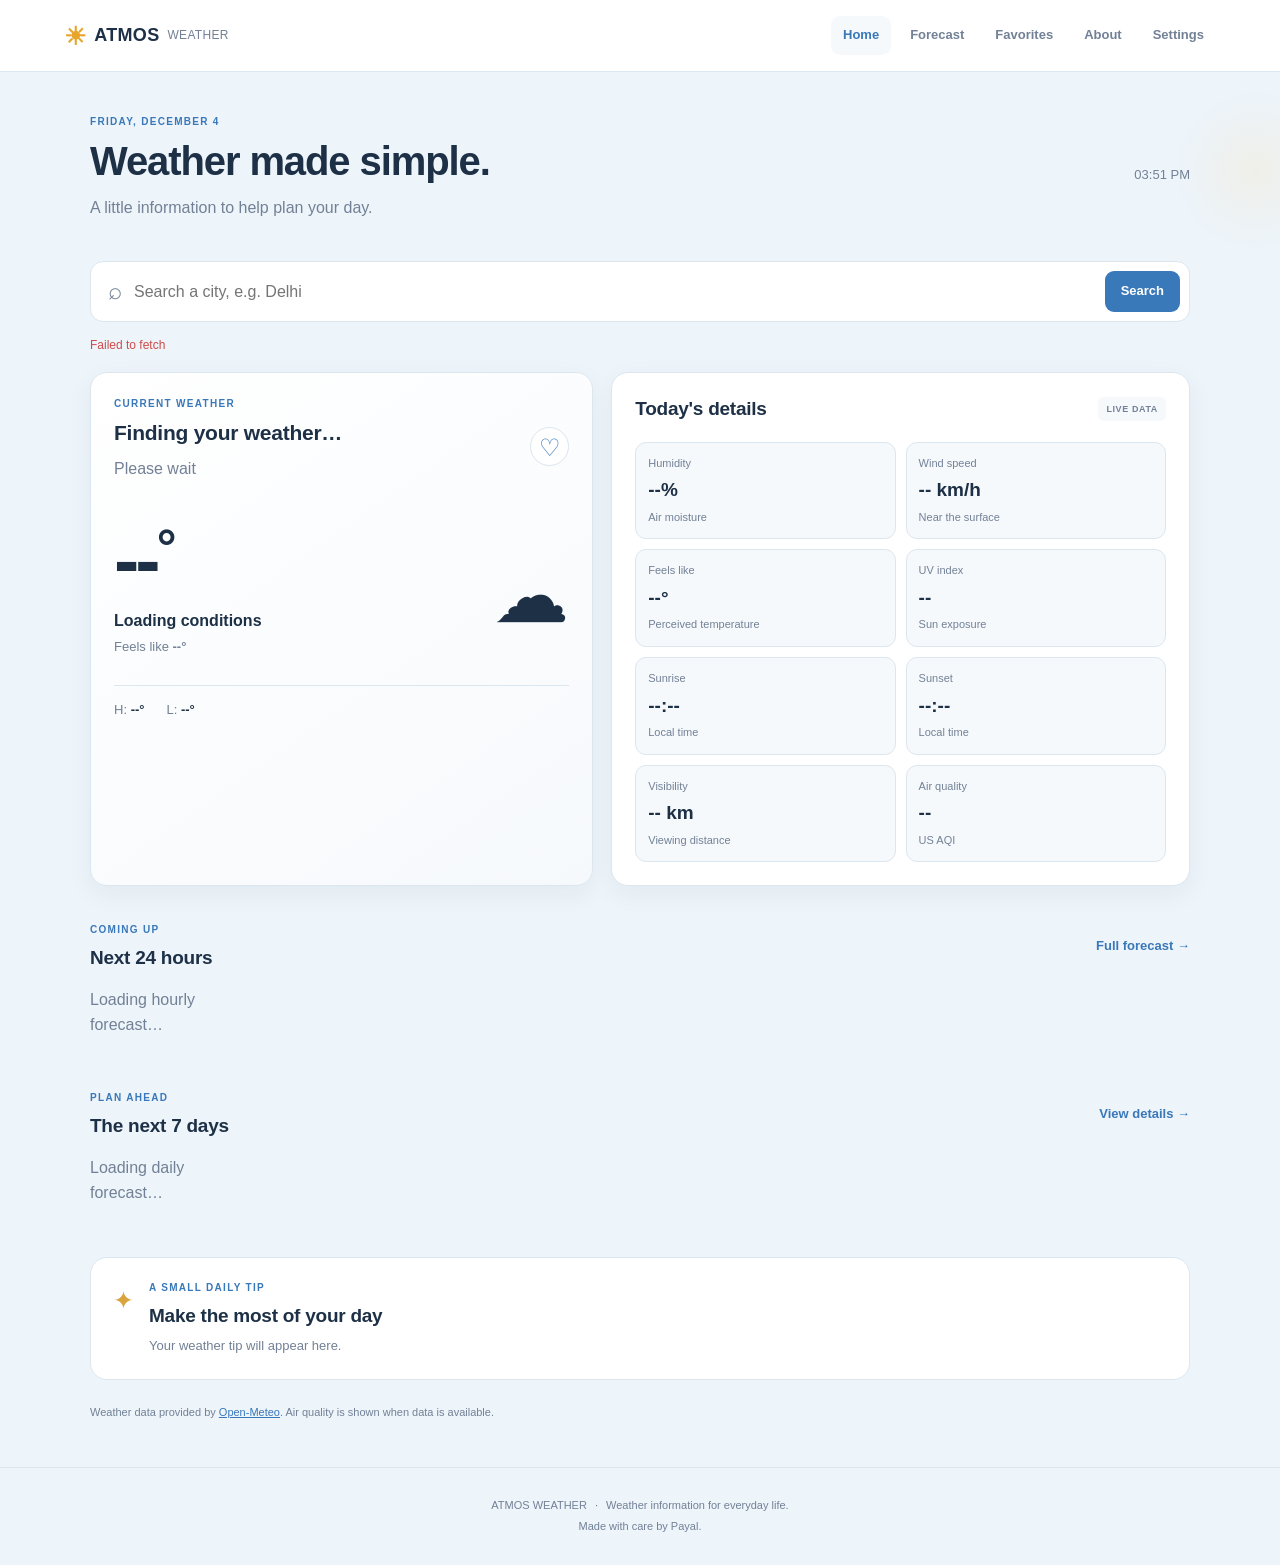
<file: index.html>
<!DOCTYPE html>
<html lang="en">
<head>
  <meta charset="UTF-8">
  <meta name="viewport" content="width=device-width, initial-scale=1">
  <meta name="theme-color" content="#edf5fc">
  <meta name="description" content="ATMOS Weather provides current weather, air quality, sunrise, sunset and forecasts.">
  <title>ATMOS Weather | Your Daily Weather</title>
  <link rel="stylesheet" href="css/style.css">
</head>
<body>
  <header class="site-header">
    <a class="brand" href="index.html"><span class="brand-icon">☀</span> ATMOS <span class="brand-light">WEATHER</span></a>
    <button class="menu-toggle" id="menuToggle" aria-label="Toggle navigation">☰</button>
    <nav class="nav-links" id="navigation">
      <a class="active" href="index.html">Home</a>
      <a href="forecast.html">Forecast</a>
      <a href="favorites.html">Favorites</a>
      <a href="about.html">About</a>
      <a href="settings.html">Settings</a>
    </nav>
  </header>

  <main class="container">
    <section class="welcome">
      <div>
        <p class="eyebrow" id="todayLabel">YOUR WEATHER, AT A GLANCE</p>
        <h1>Weather made simple.</h1>
        <p class="muted">A little information to help plan your day.</p>
      </div>
      <span class="local-time" id="localTime">Checking time…</span>
    </section>

    <form class="search-form" id="searchForm">
      <label class="sr-only" for="cityInput">Search city</label>
      <span aria-hidden="true">⌕</span>
      <input id="cityInput" type="text" placeholder="Search a city, e.g. Delhi" autocomplete="off" required>
      <button class="button" type="submit">Search</button>
      
    </form>

    <p class="status-message" id="statusMessage" role="status">Loading weather…</p>

    <section class="weather-layout">
      <article class="card current-card">
        <div class="card-heading">
          <div>
            <p class="eyebrow">CURRENT WEATHER</p>
            <h2 id="cityName">Finding your weather…</h2>
            <p class="muted" id="weatherDate">Please wait</p>
          </div>
          <button class="icon-button" id="favoriteButton" type="button" aria-label="Add city to favorites" title="Save city">♡</button>
        </div>

        <div class="current-main">
          <div>
            <div class="temperature"><span id="temperature">--</span><span class="degree">°</span></div>
            <p class="condition" id="condition">Loading conditions</p>
            <p class="muted small">Feels like <strong id="feelsLike">--°</strong></p>
          </div>
          <div class="weather-symbol" id="weatherIcon" aria-hidden="true">☁</div>
        </div>

        <div class="min-max">
          <span>H: <strong id="highTemp">--°</strong></span>
          <span>L: <strong id="lowTemp">--°</strong></span>
        </div>
      </article>

      <article class="card details-card">
        <div class="section-heading">
          <h2>Today's details</h2>
          <span class="subtle-tag">LIVE DATA</span>
        </div>
        <div class="detail-grid">
          <div class="detail-item"><span>Humidity</span><strong id="humidity">--%</strong><small>Air moisture</small></div>
          <div class="detail-item"><span>Wind speed</span><strong id="windSpeed">-- km/h</strong><small>Near the surface</small></div>
          <div class="detail-item"><span>Feels like</span><strong id="detailFeelsLike">--°</strong><small>Perceived temperature</small></div>
          <div class="detail-item"><span>UV index</span><strong id="uvIndex">--</strong><small>Sun exposure</small></div>
          <div class="detail-item"><span>Sunrise</span><strong id="sunrise">--:--</strong><small>Local time</small></div>
          <div class="detail-item"><span>Sunset</span><strong id="sunset">--:--</strong><small>Local time</small></div>
          <div class="detail-item"><span>Visibility</span><strong id="visibility">-- km</strong><small>Viewing distance</small></div>
          <div class="detail-item"><span>Air quality</span><strong id="airQuality">--</strong><small id="airQualityNote">US AQI</small></div>
        </div>
      </article>
    </section>

    <section class="section-block">
      <div class="section-heading">
        <div><p class="eyebrow">COMING UP</p><h2>Next 24 hours</h2></div>
        <a class="text-link" href="forecast.html">Full forecast →</a>
      </div>
      <div class="hourly-list" id="hourlyForecast">
        <p class="muted">Loading hourly forecast…</p>
      </div>
    </section>

    <section class="section-block">
      <div class="section-heading">
        <div><p class="eyebrow">PLAN AHEAD</p><h2>The next 7 days</h2></div>
        <a class="text-link" href="forecast.html">View details →</a>
      </div>
      <div class="weekly-preview" id="weeklyPreview">
        <p class="muted">Loading daily forecast…</p>
      </div>
    </section>

    <section class="tip-card">
      <div class="tip-icon">✦</div>
      <div><p class="eyebrow">A SMALL DAILY TIP</p><h2 id="tipTitle">Make the most of your day</h2><p id="weatherTip">Your weather tip will appear here.</p></div>
    </section>

    <p class="data-note">Weather data provided by <a href="https://open-meteo.com/" target="_blank" rel="noopener">Open-Meteo</a>. Air quality is shown when data is available.</p>
  </main>

  <footer class="site-footer">
    <p>ATMOS WEATHER <span>·</span> Weather information for everyday life.</p>
    <p>Made with care by Payal.</p>
  </footer>

  <script src="js/background.js"></script>
  <script src="js/weather3d.js"></script>
  <script src="js/app.js"></script>
</body>
</html>
</file>
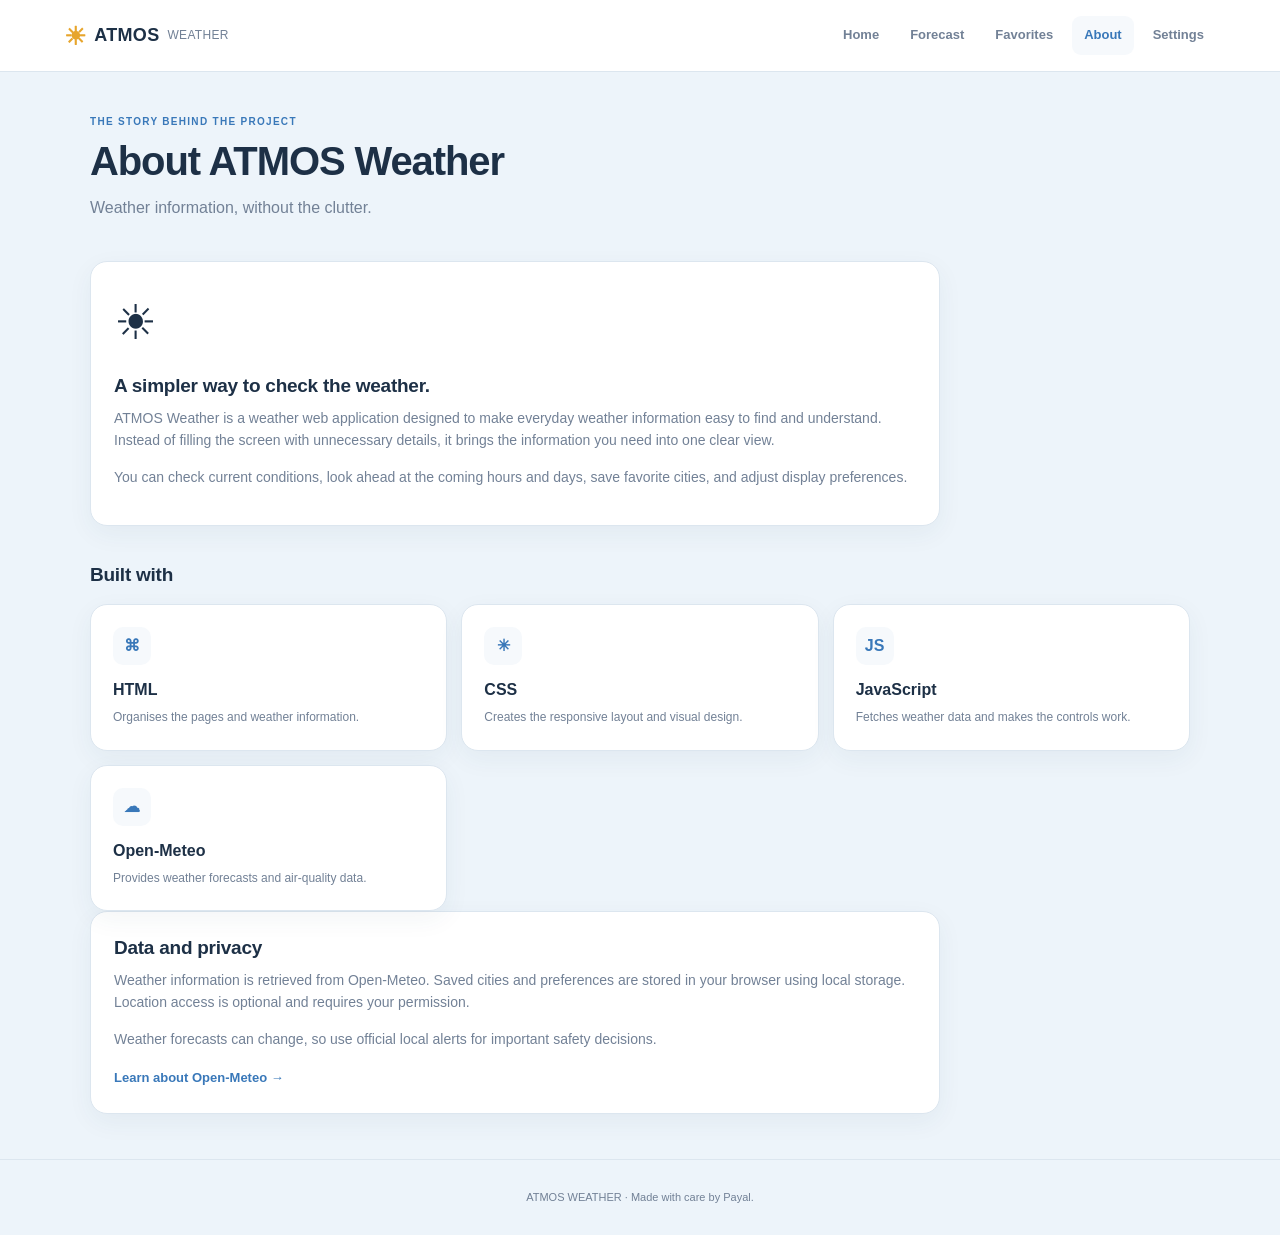
<file: about.html>
<!DOCTYPE html>
<html lang="en">
<head>
  <meta charset="UTF-8">
  <meta name="viewport" content="width=device-width, initial-scale=1">
  <title>About ATMOS Weather</title>
  <link rel="stylesheet" href="css/style.css">
</head>
<body>
  <header class="site-header">
    <a class="brand" href="index.html"><span class="brand-icon">☀</span> ATMOS <span class="brand-light">WEATHER</span></a>
    <button class="menu-toggle" id="menuToggle" aria-label="Toggle navigation">☰</button>
    <nav class="nav-links" id="navigation">
      <a href="index.html">Home</a><a href="forecast.html">Forecast</a>
      <a href="favorites.html">Favorites</a><a class="active" href="about.html">About</a><a href="settings.html">Settings</a>
    </nav>
  </header>

  <main class="container">
    <section class="page-intro"><p class="eyebrow">THE STORY BEHIND THE PROJECT</p><h1>About ATMOS Weather</h1><p class="muted">Weather information, without the clutter.</p></section>

    <section class="card about-card">
      <div class="about-mark">☀</div>
      <h2>A simpler way to check the weather.</h2>
      <p>ATMOS Weather is a weather web application designed to make everyday weather information easy to find and understand. Instead of filling the screen with unnecessary details, it brings the information you need into one clear view.</p>
      <p>You can check current conditions, look ahead at the coming hours and days, save favorite cities, and adjust display preferences.</p>
    </section>

    <section class="section-block">
      <div class="section-heading"><h2>Built with</h2></div>
      <div class="feature-grid">
        <article class="card feature-card"><span class="feature-icon">⌘</span><h3>HTML</h3><p>Organises the pages and weather information.</p></article>
        <article class="card feature-card"><span class="feature-icon">✳</span><h3>CSS</h3><p>Creates the responsive layout and visual design.</p></article>
        <article class="card feature-card"><span class="feature-icon">JS</span><h3>JavaScript</h3><p>Fetches weather data and makes the controls work.</p></article>
        <article class="card feature-card"><span class="feature-icon">☁</span><h3>Open-Meteo</h3><p>Provides weather forecasts and air-quality data.</p></article>
      </div>
    </section>

    <section class="card about-card"><h2>Data and privacy</h2><p>Weather information is retrieved from Open-Meteo. Saved cities and preferences are stored in your browser using local storage. Location access is optional and requires your permission.</p><p>Weather forecasts can change, so use official local alerts for important safety decisions.</p><a href="https://open-meteo.com/" target="_blank" rel="noopener" class="text-link">Learn about Open-Meteo →</a></section>
  </main>

  <footer class="site-footer"><p>ATMOS WEATHER · Made with care by Payal.</p></footer>
  <script src="js/background.js"></script>
<script src="js/app.js"></script>
</body>
</html>
</file>
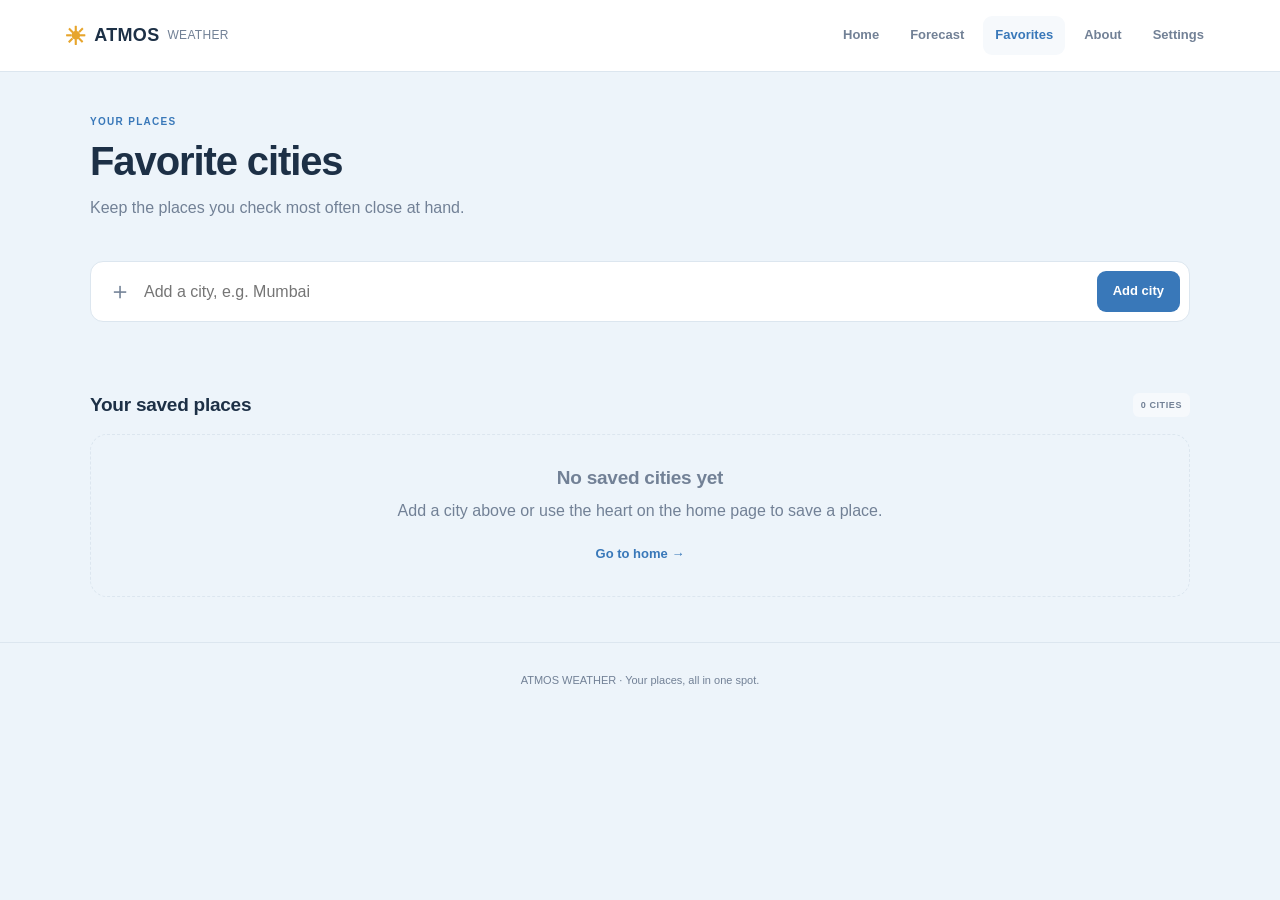
<file: favorites.html>
<!DOCTYPE html>
<html lang="en">
<head>
  <meta charset="UTF-8">
  <meta name="viewport" content="width=device-width, initial-scale=1">
  <title>Favorite Cities | ATMOS Weather</title>
  <link rel="stylesheet" href="css/style.css">
</head>
<body>
  <header class="site-header">
    <a class="brand" href="index.html"><span class="brand-icon">☀</span> ATMOS <span class="brand-light">WEATHER</span></a>
    <button class="menu-toggle" id="menuToggle" aria-label="Toggle navigation">☰</button>
    <nav class="nav-links" id="navigation">
      <a href="index.html">Home</a><a href="forecast.html">Forecast</a>
      <a class="active" href="favorites.html">Favorites</a><a href="about.html">About</a><a href="settings.html">Settings</a>
    </nav>
  </header>

  <main class="container">
    <section class="page-intro"><p class="eyebrow">YOUR PLACES</p><h1>Favorite cities</h1><p class="muted">Keep the places you check most often close at hand.</p></section>

    <form class="search-form" id="favoriteSearchForm">
      <label class="sr-only" for="favoriteCityInput">Add a favorite city</label>
      <span aria-hidden="true">＋</span>
      <input id="favoriteCityInput" placeholder="Add a city, e.g. Mumbai" required>
      <button class="button" type="submit">Add city</button>
    </form>
    <p class="status-message" id="favoriteStatus" role="status"></p>

    <section class="section-block"><div class="section-heading"><h2>Your saved places</h2><span class="subtle-tag" id="favoriteCount">0 CITIES</span></div>
      <div class="favorite-grid" id="favoriteList"></div>
    </section>
  </main>
  <footer class="site-footer"><p>ATMOS WEATHER · Your places, all in one spot.</p></footer>
  <script src="js/background.js"></script>
  <script src="js/app.js"></script>
</body>
</html>
</file>
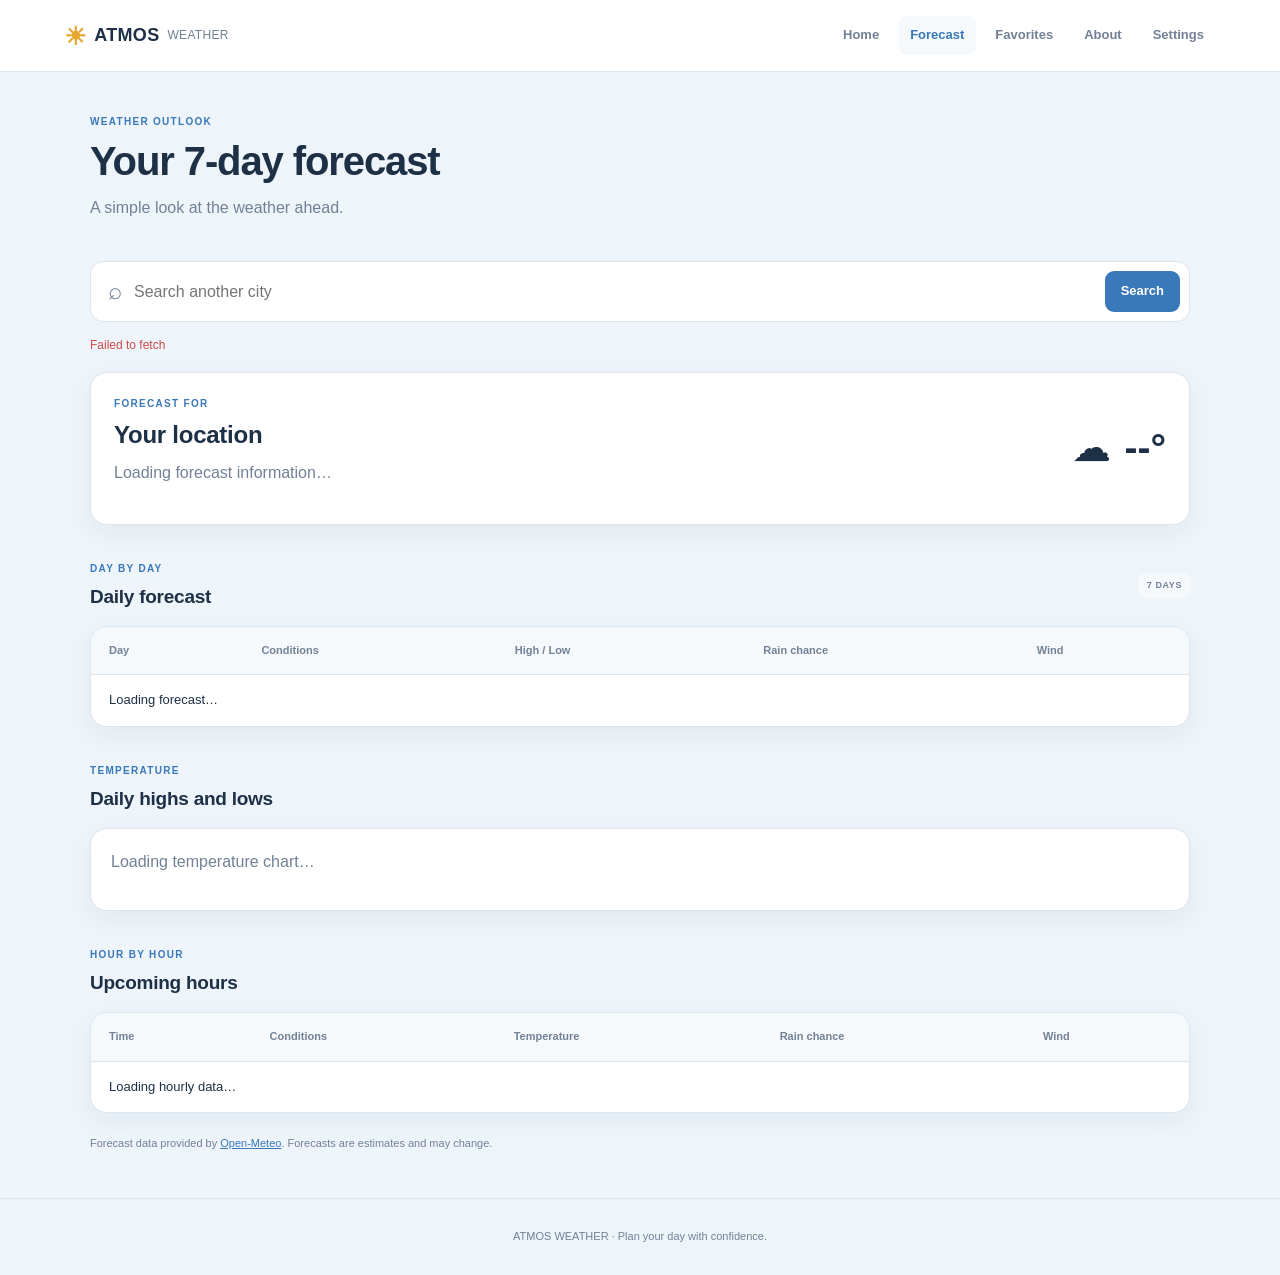
<file: forecast.html>
<!DOCTYPE html>
<html lang="en">
<head>
  <meta charset="UTF-8">
  <meta name="viewport" content="width=device-width, initial-scale=1">
  <meta name="theme-color" content="#edf5fc">
  <title>7-Day Forecast | ATMOS Weather</title>
  <link rel="stylesheet" href="css/style.css">
</head>
<body>
  <header class="site-header">
    <a class="brand" href="index.html"><span class="brand-icon">☀</span> ATMOS <span class="brand-light">WEATHER</span></a>
    <button class="menu-toggle" id="menuToggle" aria-label="Toggle navigation">☰</button>
    <nav class="nav-links" id="navigation">
      <a href="index.html">Home</a>
      <a class="active" href="forecast.html">Forecast</a>
      <a href="favorites.html">Favorites</a>
      <a href="about.html">About</a>
      <a href="settings.html">Settings</a>
    </nav>
  </header>

  <main class="container">
    <section class="page-intro">
      <p class="eyebrow">WEATHER OUTLOOK</p>
      <h1>Your 7-day forecast</h1>
      <p class="muted">A simple look at the weather ahead.</p>
    </section>

    <form class="search-form" id="searchForm">
      <label class="sr-only" for="cityInput">Search city</label>
      <span aria-hidden="true">⌕</span>
      <input id="cityInput" type="text" placeholder="Search another city" required>
      <button class="button" type="submit">Search</button>
    </form>

    <p class="status-message" id="statusMessage" role="status">Loading forecast…</p>

    <section class="card forecast-summary">
      <div><p class="eyebrow">FORECAST FOR</p><h2 id="cityName">Your location</h2><p class="muted" id="forecastSummary">Loading forecast information…</p></div>
      <div class="summary-weather"><span id="summaryIcon">☁</span><strong id="summaryTemp">--°</strong></div>
    </section>

    <section class="section-block">
      <div class="section-heading"><div><p class="eyebrow">DAY BY DAY</p><h2>Daily forecast</h2></div><span class="subtle-tag">7 DAYS</span></div>
      <div class="table-wrap card">
        <table>
          <thead><tr><th>Day</th><th>Conditions</th><th>High / Low</th><th>Rain chance</th><th>Wind</th></tr></thead>
          <tbody id="forecastTableBody"><tr><td colspan="5">Loading forecast…</td></tr></tbody>
        </table>
      </div>
    </section>

    <section class="section-block">
      <div class="section-heading"><div><p class="eyebrow">TEMPERATURE</p><h2>Daily highs and lows</h2></div></div>
      <div class="card chart-card"><div id="temperatureChart" class="temperature-chart"><p class="muted">Loading temperature chart…</p></div></div>
    </section>

    <section class="section-block">
      <div class="section-heading"><div><p class="eyebrow">HOUR BY HOUR</p><h2>Upcoming hours</h2></div></div>
      <div class="table-wrap card">
        <table>
          <thead><tr><th>Time</th><th>Conditions</th><th>Temperature</th><th>Rain chance</th><th>Wind</th></tr></thead>
          <tbody id="hourlyTableBody"><tr><td colspan="5">Loading hourly data…</td></tr></tbody>
        </table>
      </div>
    </section>

    <p class="data-note">Forecast data provided by <a href="https://open-meteo.com/" target="_blank" rel="noopener">Open-Meteo</a>. Forecasts are estimates and may change.</p>
  </main>

  <footer class="site-footer"><p>ATMOS WEATHER · Plan your day with confidence.</p></footer>
  <script src="js/background.js"></script>
  <script src="js/forecast.js"></script>
</body>
</html>
</file>
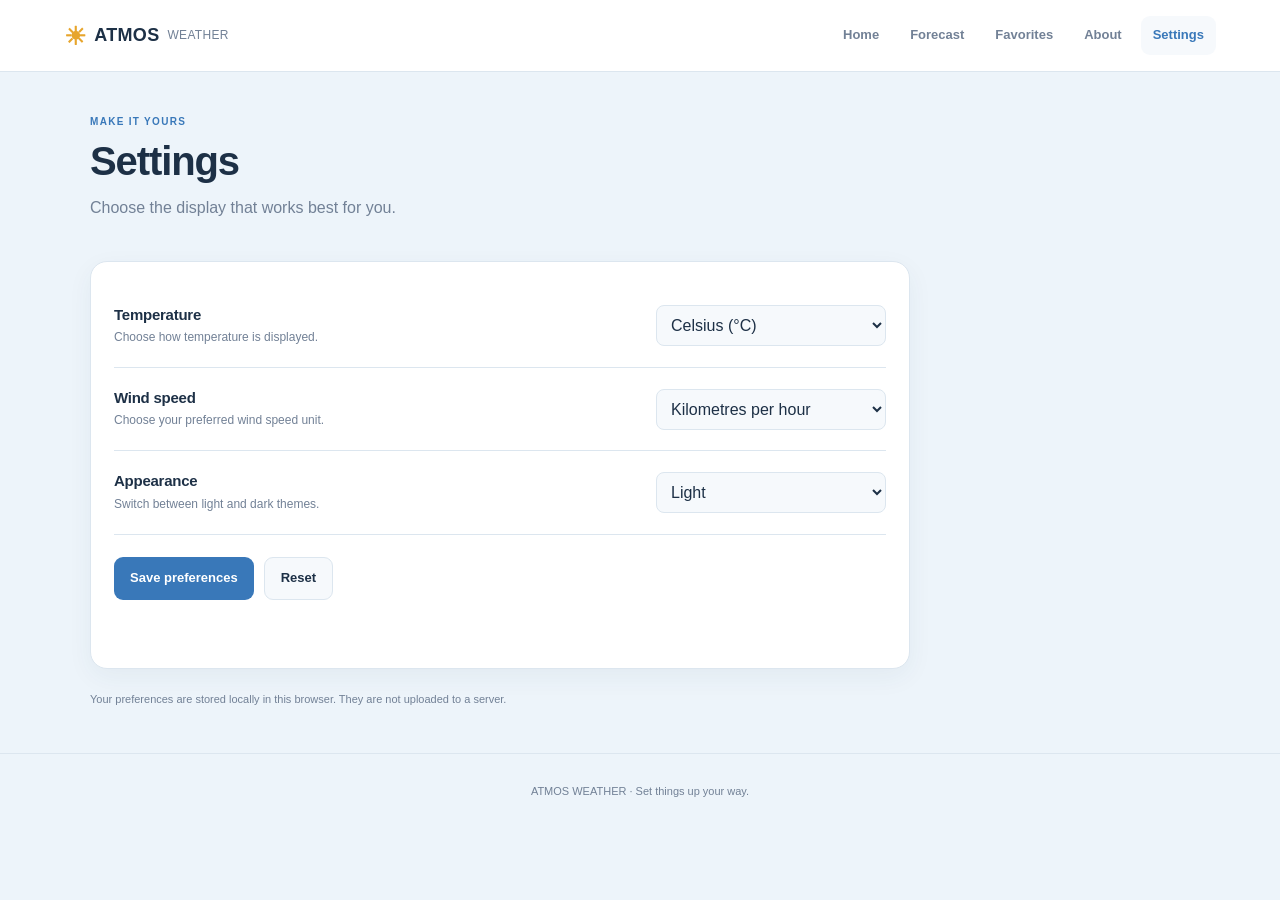
<file: settings.html>
<!DOCTYPE html>
<html lang="en">
<head>
  <meta charset="UTF-8">
  <meta name="viewport" content="width=device-width, initial-scale=1">
  <title>Settings | ATMOS Weather</title>
  <link rel="stylesheet" href="css/style.css">
</head>
<body>
  <header class="site-header">
    <a class="brand" href="index.html"><span class="brand-icon">☀</span> ATMOS <span class="brand-light">WEATHER</span></a>
    <button class="menu-toggle" id="menuToggle" aria-label="Toggle navigation">☰</button>
    <nav class="nav-links" id="navigation">
      <a href="index.html">Home</a><a href="forecast.html">Forecast</a>
      <a href="favorites.html">Favorites</a><a href="about.html">About</a><a class="active" href="settings.html">Settings</a>
    </nav>
  </header>

  <main class="container">
    <section class="page-intro"><p class="eyebrow">MAKE IT YOURS</p><h1>Settings</h1><p class="muted">Choose the display that works best for you.</p></section>

    <section class="card settings-card">
      <div class="setting-row"><div><h2>Temperature</h2><p class="muted">Choose how temperature is displayed.</p></div>
        <select id="temperatureUnit" aria-label="Temperature unit"><option value="celsius">Celsius (°C)</option><option value="fahrenheit">Fahrenheit (°F)</option></select>
      </div>
      <div class="setting-row"><div><h2>Wind speed</h2><p class="muted">Choose your preferred wind speed unit.</p></div>
        <select id="windUnit" aria-label="Wind speed unit"><option value="kmh">Kilometres per hour</option><option value="ms">Metres per second</option><option value="mph">Miles per hour</option></select>
      </div>
      <div class="setting-row"><div><h2>Appearance</h2><p class="muted">Switch between light and dark themes.</p></div>
        <select id="themeSelect" aria-label="Appearance"><option value="light">Light</option><option value="dark">Dark</option></select>
      </div>
      <div class="setting-actions"><button class="button" id="saveSettings" type="button">Save preferences</button><button class="button button-secondary" id="resetSettings" type="button">Reset</button></div>
      <p id="settingsStatus" class="status-message" role="status"></p>
    </section>
    <p class="data-note">Your preferences are stored locally in this browser. They are not uploaded to a server.</p>
  </main>

  <footer class="site-footer"><p>ATMOS WEATHER · Set things up your way.</p></footer>
  <script src="js/background.js"></script>
  <script src="js/app.js"></script>
</body>
</html>
</file>
<file: css/style.css>
:root {
  --bg: #edf4fa;
  --surface: #ffffff;
  --surface-soft: #f6f9fc;
  --text: #1d3046;
  --muted: #728196;
  --primary: #3978b9;
  --primary-hover: #285f98;
  --border: #dce6ef;
  --shadow: 0 8px 26px rgba(40, 71, 100, .055);
  --radius: 17px;
}

* { box-sizing: border-box; }
html { scroll-behavior: smooth; }

body {
  margin: 0;
  min-height: 100vh;
  font-family: Inter, -apple-system, BlinkMacSystemFont, "Segoe UI", sans-serif;
  background: var(--bg);
  color: var(--text);
  line-height: 1.6;
  transition: background .2s, color .2s;
}

body.dark {
  --bg: #111b28;
  --surface: #1a2838;
  --surface-soft: #223245;
  --text: #e8f0f8;
  --muted: #a2b2c4;
  --primary: #78b8f5;
  --primary-hover: #9acaff;
  --border: #33465b;
  --shadow: 0 8px 26px rgba(0, 0, 0, .12);
}

a { color: var(--primary); text-decoration: none; }
button, input, select { font: inherit; }
button, select { cursor: pointer; }
button:focus-visible, a:focus-visible, input:focus-visible, select:focus-visible {
  outline: 3px solid #7db8f5;
  outline-offset: 3px;
}

.site-header {
  min-height: 72px;
  padding: 12px max(5%, calc((100% - 1160px) / 2));
  display: flex;
  align-items: center;
  justify-content: space-between;
  gap: 24px;
  background: var(--surface);
  border-bottom: 1px solid var(--border);
}

.brand {
  color: var(--text);
  display: inline-flex;
  align-items: center;
  gap: 8px;
  font-size: 18px;
  font-weight: 800;
  letter-spacing: .3px;
  white-space: nowrap;
}

.brand-icon { color: #e7a52c; font-size: 25px; }
.brand-light { font-size: 12px; font-weight: 500; color: var(--muted); }

.nav-links { display: flex; align-items: center; gap: 7px; }
.nav-links a {
  padding: 9px 12px;
  border-radius: 9px;
  color: var(--muted);
  font-size: 13px;
  font-weight: 600;
}
.nav-links a:hover, .nav-links a.active {
  background: var(--surface-soft);
  color: var(--primary);
}
.menu-toggle {
  display: none;
  border: 1px solid var(--border);
  background: var(--surface);
  color: var(--text);
  border-radius: 9px;
  padding: 7px 12px;
}

.container { width: min(1100px, 90%); margin: 0 auto; }
.welcome, .page-intro { padding: 42px 0 24px; }
.welcome { display: flex; align-items: center; justify-content: space-between; gap: 18px; }
h1, h2, h3, p { margin-top: 0; }
h1 { font-size: clamp(29px, 4vw, 40px); line-height: 1.2; letter-spacing: -1.1px; margin-bottom: 10px; }
h2 { font-size: 19px; line-height: 1.35; margin-bottom: 8px; letter-spacing: -.25px; }
h3 { font-size: 16px; margin-bottom: 6px; }
.muted { color: var(--muted); }
.small { font-size: 13px; }
.eyebrow { color: var(--primary); font-size: 10px; font-weight: 800; letter-spacing: 1.3px; margin-bottom: 7px; }
.local-time { color: var(--muted); font-size: 13px; white-space: nowrap; }
.sr-only { position: absolute; width: 1px; height: 1px; overflow: hidden; clip: rect(0,0,0,0); white-space: nowrap; }

.search-form {
  display: flex;
  align-items: center;
  gap: 10px;
  padding: 9px;
  border: 1px solid var(--border);
  border-radius: 13px;
  background: var(--surface);
  margin-bottom: 14px;
}
.search-form > span { padding-left: 8px; font-size: 24px; color: var(--muted); }
.search-form input {
  flex: 1;
  width: 80px;
  min-width: 0;
  border: 0;
  outline: none;
  background: transparent;
  color: var(--text);
  padding: 8px 2px;
}
.button {
  border: 0;
  border-radius: 9px;
  background: var(--primary);
  color: #fff;
  padding: 10px 16px;
  font-size: 13px;
  font-weight: 700;
  white-space: nowrap;
}
.button:hover { background: var(--primary-hover); }
body.dark .button { color: #112336; }
.button-secondary {
  background: var(--surface-soft);
  color: var(--text);
  border: 1px solid var(--border);
}
.button-secondary:hover { background: var(--border); }
body.dark .button-secondary { color: var(--text); }

.status-message { min-height: 20px; color: var(--muted); font-size: 12px; margin: 9px 0 16px; }
.status-message.error { color: #cf4b4b; }
.weather-layout { display: grid; grid-template-columns: 1fr 1.15fr; gap: 18px; }
.card {
  background: var(--surface);
  border: 1px solid var(--border);
  border-radius: var(--radius);
  padding: 23px;
  box-shadow: var(--shadow);
  min-width: 0;
}
.current-card { background: linear-gradient(145deg, var(--surface), var(--surface-soft)); }
.card-heading, .section-heading { display: flex; align-items: center; justify-content: space-between; gap: 14px; }
.card-heading h2 { font-size: 21px; }
.icon-button {
  width: 39px; height: 39px; border-radius: 50%;
  border: 1px solid var(--border); background: var(--surface);
  color: var(--primary); font-size: 24px;
}
.icon-button.saved { color: #d45b71; }
.current-main { display: flex; align-items: center; justify-content: space-between; gap: 12px; padding: 25px 0 14px; }
.temperature { font-size: clamp(54px, 7vw, 76px); line-height: 1; font-weight: 650; letter-spacing: -4px; }
.degree { font-size: .65em; vertical-align: top; }
.condition { font-size: 16px; font-weight: 650; margin: 10px 0 3px; }
.weather-symbol { font-size: 76px; line-height: 1; }
.min-max { display: flex; gap: 22px; border-top: 1px solid var(--border); padding-top: 14px; font-size: 13px; color: var(--muted); }
.min-max strong { color: var(--text); }
.subtle-tag { border-radius: 6px; padding: 5px 8px; background: var(--surface-soft); color: var(--muted); font-size: 9px; font-weight: 800; letter-spacing: .6px; white-space: nowrap; }

.detail-grid { display: grid; grid-template-columns: repeat(2, minmax(0, 1fr)); gap: 10px; margin-top: 20px; }
.detail-item { padding: 12px; border: 1px solid var(--border); border-radius: 11px; background: var(--surface-soft); display: flex; flex-direction: column; gap: 3px; min-width: 0; }
.detail-item span, .detail-item small { color: var(--muted); font-size: 11px; }
.detail-item strong { font-size: 19px; overflow-wrap: anywhere; }

.section-block { margin-top: 36px; }
.section-heading { margin-bottom: 16px; }
.section-heading h2 { margin: 0; }
.text-link { font-size: 13px; font-weight: 700; }
.hourly-list { display: grid; grid-template-columns: repeat(6, minmax(0, 1fr)); gap: 10px; }
.hour-item { text-align: center; padding: 15px 6px; background: var(--surface); border: 1px solid var(--border); border-radius: 13px; }
.hour-item .hour-time { font-size: 11px; color: var(--muted); }
.hour-item .hour-icon { font-size: 27px; margin: 8px 0; }
.hour-item strong { display: block; font-size: 17px; }
.hour-item small { color: var(--muted); font-size: 10px; }

.weekly-preview { display: grid; grid-template-columns: repeat(7, minmax(0, 1fr)); gap: 8px; }
.day-preview { background: var(--surface); border: 1px solid var(--border); border-radius: 12px; padding: 13px 5px; text-align: center; }
.day-preview .day-name { font-size: 11px; color: var(--muted); }
.day-preview .day-icon { font-size: 25px; margin: 8px 0; }
.day-preview strong { font-size: 13px; display: block; }
.day-preview small { font-size: 11px; color: var(--muted); }

.tip-card { display: flex; gap: 15px; align-items: flex-start; margin: 35px 0 24px; padding: 22px; background: var(--surface); border: 1px solid var(--border); border-radius: var(--radius); }
.tip-icon { font-size: 25px; color: #d9a43e; }
.tip-card p:last-child { margin-bottom: 0; color: var(--muted); font-size: 13px; }
.data-note { font-size: 11px; color: var(--muted); margin: 22px 0; }
.data-note a { text-decoration: underline; }
.site-footer { text-align: center; padding: 25px 5%; color: var(--muted); font-size: 11px; border-top: 1px solid var(--border); margin-top: 45px; }
.site-footer p { margin: 4px 0; }
.site-footer span { margin: 0 5px; }

.forecast-summary { display: flex; align-items: center; justify-content: space-between; gap: 18px; }
.forecast-summary h2 { font-size: 24px; }
.summary-weather { display: flex; align-items: center; gap: 13px; }
.summary-weather span { font-size: 39px; }
.summary-weather strong { font-size: 39px; }
.table-wrap { padding: 0; overflow-x: auto; }
table { width: 100%; border-collapse: collapse; text-align: left; font-size: 13px; }
thead { background: var(--surface-soft); }
th { color: var(--muted); font-size: 11px; font-weight: 700; white-space: nowrap; }
th, td { padding: 15px 18px; border-bottom: 1px solid var(--border); }
tbody tr:last-child td { border-bottom: 0; }
tbody tr:hover { background: var(--surface-soft); }
td { white-space: nowrap; }
.table-weather { display: flex; align-items: center; gap: 8px; }
.table-weather span { font-size: 22px; }
.chart-card { padding: 20px; }
.temperature-chart { display: grid; gap: 14px; }
.chart-row { display: grid; grid-template-columns: 52px minmax(0, 1fr) 70px; gap: 12px; align-items: center; font-size: 12px; }
.chart-bar-track { height: 10px; background: var(--surface-soft); border-radius: 20px; overflow: hidden; }
.chart-bar { height: 100%; border-radius: 20px; background: #76acd9; }
.chart-range { font-size: 11px; color: var(--muted); text-align: right; }

.favorite-grid, .feature-grid { display: grid; grid-template-columns: repeat(3, minmax(0, 1fr)); gap: 14px; }
.favorite-card { display: flex; flex-direction: column; gap: 12px; }
.favorite-card .favorite-top { display: flex; justify-content: space-between; gap: 10px; }
.favorite-card h3 { font-size: 18px; }
.favorite-card .favorite-temp { font-size: 28px; font-weight: 700; }
.favorite-card .favorite-condition { font-size: 12px; color: var(--muted); }
.favorite-actions { display: flex; gap: 8px; margin-top: auto; }
.favorite-actions .button { flex: 1; text-align: center; }
.empty-state { grid-column: 1 / -1; padding: 30px; text-align: center; border: 1px dashed var(--border); border-radius: var(--radius); color: var(--muted); }
.settings-card { max-width: 820px; }
.setting-row { display: flex; justify-content: space-between; align-items: center; gap: 22px; padding: 20px 0; border-bottom: 1px solid var(--border); }
.setting-row h2 { font-size: 15px; margin-bottom: 3px; }
.setting-row p { font-size: 12px; margin-bottom: 0; }
.setting-row select { max-width: 230px; width: 45%; padding: 10px; color: var(--text); background: var(--surface-soft); border: 1px solid var(--border); border-radius: 8px; }
.switch-label { display: flex; align-items: center; gap: 8px; font-size: 12px; }
.switch-label input { width: 17px; height: 17px; accent-color: var(--primary); }
.setting-actions { display: flex; gap: 10px; margin-top: 22px; }
.about-card { max-width: 850px; margin-bottom: 20px; }
.about-card p { color: var(--muted); font-size: 14px; }
.about-mark { font-size: 48px; margin-bottom: 12px; }
.feature-card { padding: 22px; }
.feature-icon { display: inline-flex; align-items: center; justify-content: center; height: 38px; width: 38px; border-radius: 10px; background: var(--surface-soft); color: var(--primary); margin-bottom: 12px; font-weight: 800; }
.feature-card p { font-size: 12px; color: var(--muted); margin-bottom: 0; }

body.weather-sunny { background-image: linear-gradient(145deg, rgba(255, 222, 145, .12), transparent 48%); }
body.weather-rainy { background-image: linear-gradient(145deg, rgba(86, 143, 191, .12), transparent 50%); }
body.weather-cloudy { background-image: linear-gradient(145deg, rgba(163, 185, 203, .13), transparent 50%); }

@media (max-width: 850px) {
  .site-header { flex-wrap: wrap; padding: 13px 5%; }
  .menu-toggle { display: block; }
  .nav-links { display: none; width: 100%; flex-wrap: wrap; }
  .nav-links.open { display: flex; }
  .nav-links a { flex: 1; text-align: center; }
  .weather-layout { grid-template-columns: 1fr; }
  .hourly-list { grid-template-columns: repeat(4, minmax(0, 1fr)); }
  .weekly-preview { grid-template-columns: repeat(4, minmax(0, 1fr)); }
  .favorite-grid, .feature-grid { grid-template-columns: repeat(2, minmax(0, 1fr)); }
}

@media (max-width: 560px) {
  .container { width: 92%; }
  .welcome, .page-intro { padding-top: 30px; }
  .welcome { align-items: flex-start; flex-direction: column; gap: 5px; }
  .brand { font-size: 16px; }
  .brand-light { font-size: 10px; }
  .search-form { flex-wrap: wrap; }
  .search-form input { flex-basis: calc(100% - 50px); }
  .search-form .button { flex: 1; padding: 10px 8px; }
  .card { padding: 17px; }
  .detail-grid { gap: 8px; }
  .detail-item { padding: 10px; }
  .detail-item strong { font-size: 17px; }
  .hourly-list { grid-template-columns: repeat(3, minmax(0, 1fr)); }
  .weekly-preview { grid-template-columns: repeat(3, minmax(0, 1fr)); }
  .favorite-grid, .feature-grid { grid-template-columns: 1fr; }
  .forecast-summary { align-items: flex-start; }
  .summary-weather { gap: 4px; }
  .summary-weather strong { font-size: 30px; }
  th, td { padding: 12px; }
  .setting-row { align-items: flex-start; flex-direction: column; gap: 10px; }
  .setting-row select { width: 100%; max-width: none; }
  .setting-actions { flex-wrap: wrap; }
  .chart-row { grid-template-columns: 42px minmax(0, 1fr) 60px; gap: 7px; }
  .tip-card { padding: 16px; }
}

@media (prefers-reduced-motion: reduce) {
  *, *::before, *::after { scroll-behavior: auto !important; transition: none !important; animation: none !important; }
}


/* ==========================================
   ATMOS WEATHER - DARK MODE FIX
========================================== */

html.dark {
  color-scheme: dark !important;
  background: #07111f !important;
}

body.dark {
  color-scheme: dark !important;
  background: #07111f !important;
  color: #edf4ff !important;

  --text: #edf4ff;
  --muted: #a8b7cc;
  --surface: #111f33;
  --surface-soft: #172840;
  --border: rgba(255, 255, 255, 0.14);
}

/* Main page background */
html.dark body,
body.dark main,
body.dark .container {
  color: #edf4ff;
}

/* Header and footer */
body.dark .site-header,
body.dark .site-footer {
  background: #091629 !important;
  color: #edf4ff !important;
  border-color: #26364c !important;
}

/* Cards and panels */
body.dark .card,
body.dark .settings-card,
body.dark .weather-card,
body.dark .forecast-card,
body.dark .favorite-card,
body.dark .hour-item,
body.dark .day-preview,
body.dark .empty-state,
body.dark .stat-card,
body.dark .detail-card {
  background: #111f33 !important;
  color: #edf4ff !important;
  border: 1px solid rgba(255, 255, 255, 0.12);
  box-shadow: 0 8px 24px rgba(0, 0, 0, 0.18);
}

/* Headings and normal text */
body.dark h1,
body.dark h2,
body.dark h3,
body.dark h4,
body.dark p,
body.dark label,
body.dark strong,
body.dark .muted,
body.dark .eyebrow,
body.dark .data-note,
body.dark .setting-row {
  color: #edf4ff !important;
}

/* Form fields */
html.dark input,
html.dark select,
html.dark textarea,
body.dark input,
body.dark select,
body.dark textarea {
  background: #172840 !important;
  color: #edf4ff !important;
  border: 1px solid #40516b !important;
}

body.dark input::placeholder,
body.dark textarea::placeholder {
  color: #a8b7cc !important;
}

/* Navigation */
body.dark .nav-links {
  background: #091629;
}

body.dark .nav-links a {
  color: #edf4ff !important;
}

body.dark .nav-links a.active {
  background: #20334d !important;
  color: #93c5fd !important;
}

/* Buttons */
body.dark .button-secondary {
  background: #20334d !important;
  color: #edf4ff !important;
  border-color: #40516b !important;
}

body.dark .primary-button,
body.dark .button:not(.button-secondary) {
  color: #ffffff;
}

/* Forecast tables */
body.dark table,
body.dark thead,
body.dark tbody,
body.dark tr {
  background: #111f33 !important;
  color: #edf4ff !important;
}

body.dark th,
body.dark td {
  border-color: #34465f !important;
}

body.dark th {
  background: #20334d !important;
}

/* Links */
body.dark a {
  color: #93c5fd;
}

body.dark .brand {
  color: #edf4ff !important;
}
</file>
